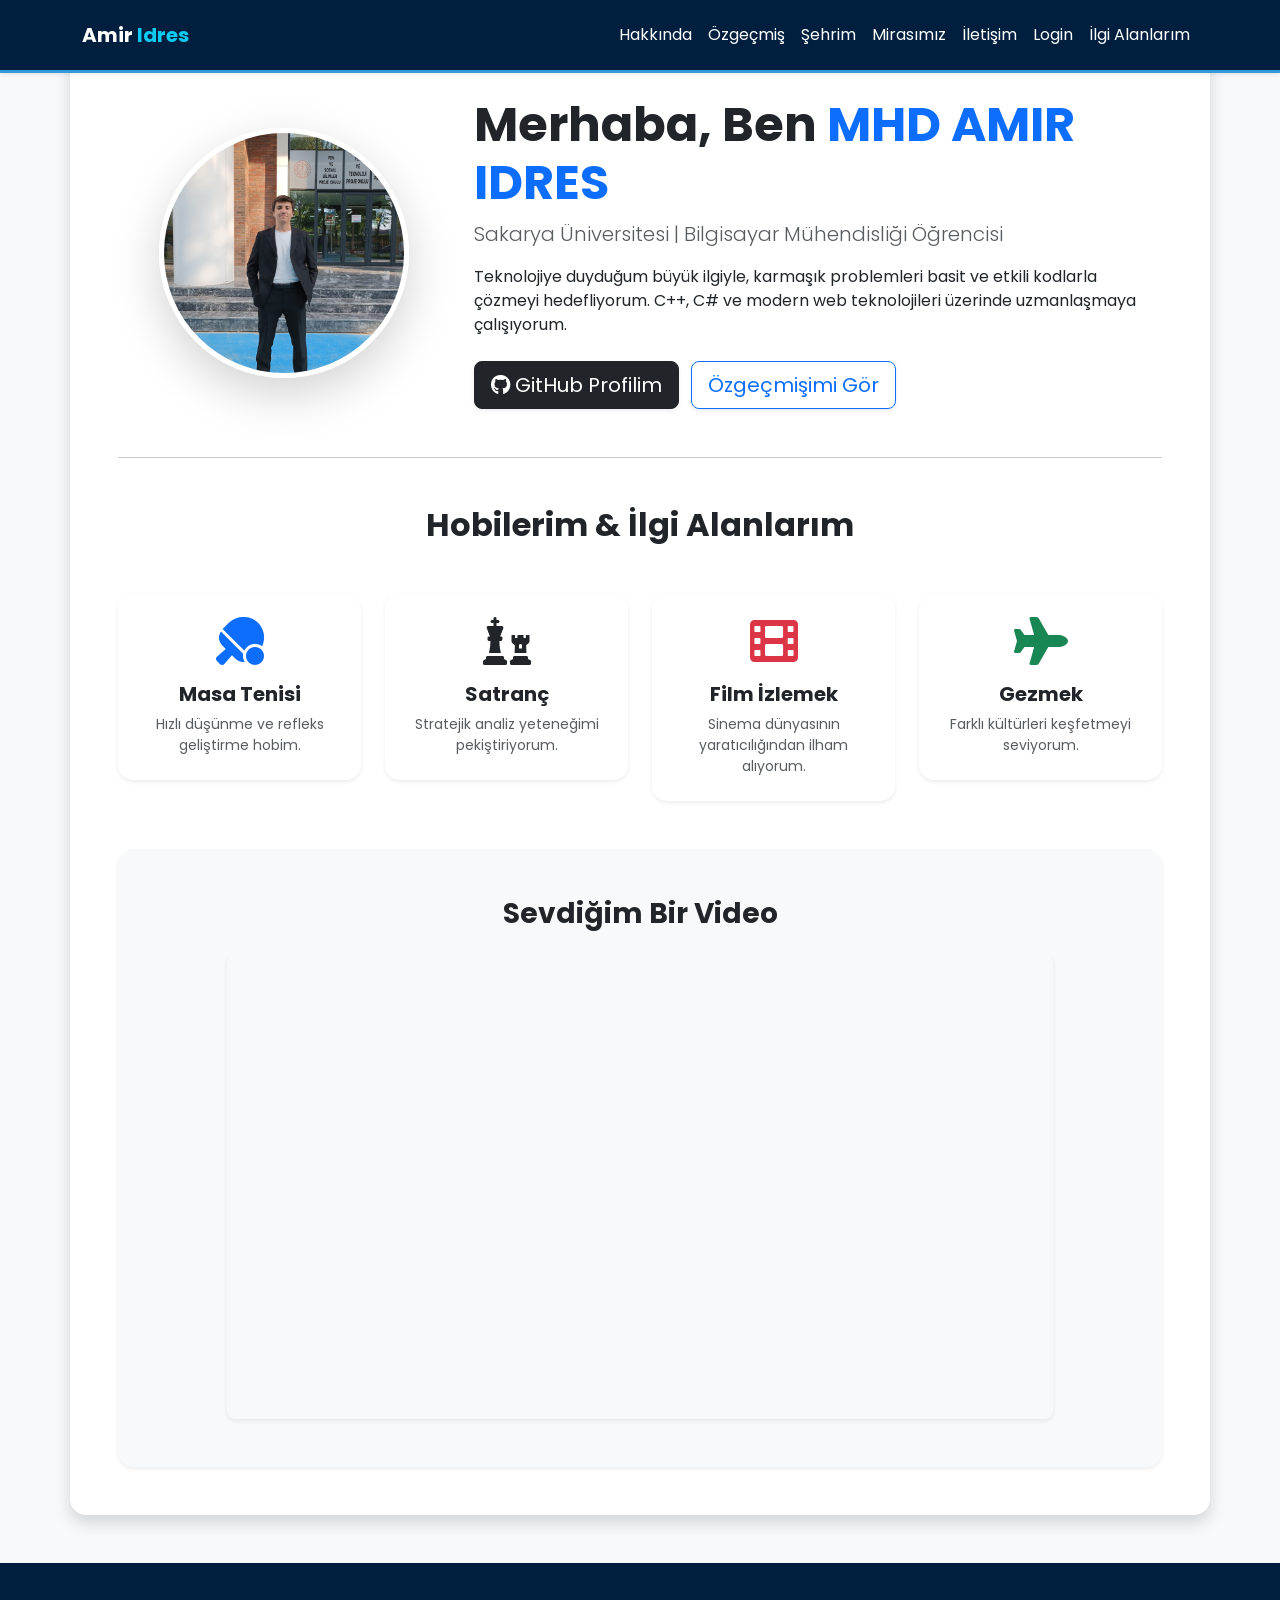
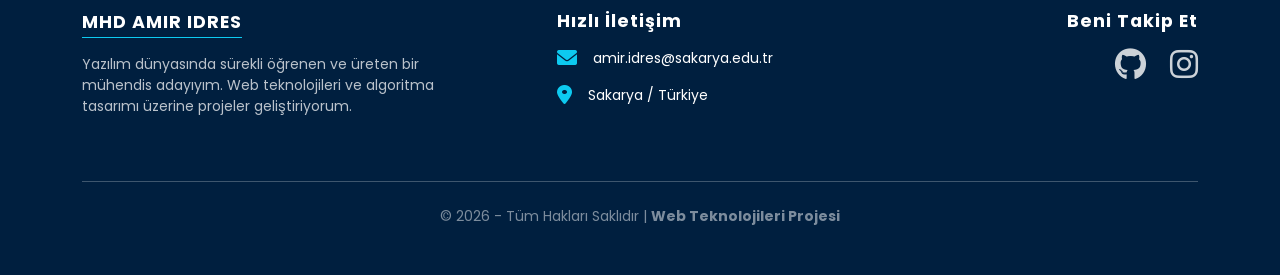
<file: index.html>
<!DOCTYPE html>
<html lang="tr">
<head>
    <meta charset="UTF-8">
    <meta name="viewport" content="width=device-width, initial-scale=1.0">
    <title>MHD AMIR IDRES - Hakkında</title>
    <link href="https://cdn.jsdelivr.net/npm/bootstrap@5.3.0/dist/css/bootstrap.min.css" rel="stylesheet">
    <link rel="stylesheet" href="style.css">
    <link rel="stylesheet" href="https://cdnjs.cloudflare.com/ajax/libs/font-awesome/6.0.0/css/all.min.css">
    <style>
        /* Sayfa Geneli */
        body { background-color: #f8f9fa; }
        .text-info-custom { color: #0dcaf0; }
        .bg-dark-blue { background-color: #001f3f; }

        /* Kartlara özel hover efekti */
        .hobi-link {
            text-decoration: none !important;
            color: inherit;
            display: block;
            transition: transform 0.3s ease;
        }
        .hobi-link:hover {
            transform: translateY(-10px);
        }
        .hobi-card {
            transition: all 0.3s ease;
            border-radius: 15px;
        }
        .hobi-link:hover .hobi-card {
            background-color: #ffffff;
            box-shadow: 0 10px 25px rgba(0,0,0,0.1) !important;
        }

        /* Footer Stilleri */
        .social-btn {
            transition: all 0.3s ease;
            opacity: 0.8;
        }
        .social-btn:hover {
            transform: translateY(-5px);
            opacity: 1;
            color: #0dcaf0 !important;
        }
        footer h5 {
            letter-spacing: 1px;
            font-size: 1.1rem;
        }
    </style>
</head>
<body>

    <nav class="navbar navbar-expand-lg navbar-dark bg-dark-blue shadow-sm">
        <div class="container">
            <a class="navbar-brand fw-bold" href="index.html">Amir <span class="text-info-custom">Idres</span></a>
            <button class="navbar-toggler" type="button" data-bs-toggle="collapse" data-bs-target="#navbarNav">
                <span class="navbar-toggler-icon"></span>
            </button>
            <div class="collapse navbar-collapse" id="navbarNav">
                <div class="navbar-nav ms-auto">
                    <a class="nav-link active" href="index.html">Hakkında</a>
                    <a class="nav-link" href="cv.html">Özgeçmiş</a>
                    <a class="nav-link" href="sehir.html">Şehrim</a>
                    <a class="nav-link" href="mirasimiz.html">Mirasımız</a>
                    <a class="nav-link" href="iletisim.html">İletişim</a>
                    <a class="nav-link" href="login.php">Login</a>
                    <a class="nav-link" href="ilgialanlarim.html">İlgi Alanlarım</a>
                </div>
            </div>
        </div>
    </nav>

    <main class="container shadow rounded-4 p-4 p-md-5 my-5 bg-white">
        <section class="row align-items-center mb-5">
            <div class="col-md-4 text-center">
                <img src="img/profil.jpg" class="img-fluid rounded-circle shadow-lg border border-5 border-white" alt="Amir Idres" style="width: 250px; height: 250px; object-fit: cover;">
            </div>
            <div class="col-md-8">
                <h1 class="display-5 fw-bold mt-3 mt-md-0">Merhaba, Ben <span class="text-primary">MHD AMIR IDRES</span></h1>
                <p class="lead text-muted">Sakarya Üniversitesi | Bilgisayar Mühendisliği Öğrencisi</p>
                <p>Teknolojiye duyduğum büyük ilgiyle, karmaşık problemleri basit ve etkili kodlarla çözmeyi hedefliyorum. C++, C# ve modern web teknolojileri üzerinde uzmanlaşmaya çalışıyorum.</p>
                
                <div class="mt-4">
                    <a href="https://github.com/emiridris" target="_blank" class="btn btn-dark btn-lg me-2 shadow-sm">
                        <i class="fab fa-github"></i> GitHub Profilim
                    </a>
                    <a href="cv.html" class="btn btn-outline-primary btn-lg shadow-sm">Özgeçmişimi Gör</a>
                </div>
            </div>
        </section>

        <hr class="my-5">

        <section>
            <h2 class="text-center mb-5 fw-bold">Hobilerim & İlgi Alanlarım</h2>
            <div class="row g-4 text-center">
                <div class="col-md-3">
                    <a href="https://tr.wikipedia.org/wiki/Masa_tenisi" target="_blank" class="hobi-link">
                        <div class="card h-100 border-0 shadow-sm p-4 hobi-card">
                            <div class="mb-3 text-primary"><i class="fas fa-table-tennis-paddle-ball fa-3x"></i></div>
                            <h5 class="fw-bold">Masa Tenisi</h5>
                            <p class="small text-muted mb-0">Hızlı düşünme ve refleks geliştirme hobim.</p>
                        </div>
                    </a>
                </div>
                <div class="col-md-3">
                    <a href="https://www.chess.com/tr" target="_blank" class="hobi-link">
                        <div class="card h-100 border-0 shadow-sm p-4 hobi-card">
                            <div class="mb-3 text-dark"><i class="fas fa-chess fa-3x"></i></div>
                            <h5 class="fw-bold">Satranç</h5>
                            <p class="small text-muted mb-0">Stratejik analiz yeteneğimi pekiştiriyorum.</p>
                        </div>
                    </a>
                </div>
                <div class="col-md-3">
                    <a href="https://www.imdb.com" target="_blank" class="hobi-link">
                        <div class="card h-100 border-0 shadow-sm p-4 hobi-card">
                            <div class="mb-3 text-danger"><i class="fas fa-film fa-3x"></i></div>
                            <h5 class="fw-bold">Film İzlemek</h5>
                            <p class="small text-muted mb-0">Sinema dünyasının yaratıcılığından ilham alıyorum.</p>
                        </div>
                    </a>
                </div>
                <div class="col-md-3">
                    <a href="sehir.html" class="hobi-link">
                        <div class="card h-100 border-0 shadow-sm p-4 hobi-card">
                            <div class="mb-3 text-success"><i class="fas fa-plane fa-3x"></i></div>
                            <h5 class="fw-bold">Gezmek</h5>
                            <p class="small text-muted mb-0">Farklı kültürleri keşfetmeyi seviyorum.</p>
                        </div>
                    </a>
                </div>
            </div>
        </section>

        <section class="py-5 bg-light rounded-4 px-4 mt-5 shadow-sm text-center">
            <h3 class="mb-4 fw-bold">Sevdiğim Bir Video</h3>
            <div class="row justify-content-center">
                <div class="col-lg-10">
                    <div class="ratio ratio-16x9 shadow-sm rounded-3 overflow-hidden">
                        <iframe src="https://www.youtube.com/embed/vOagWanl-Gw" title="YouTube video" allowfullscreen></iframe>
                    </div>
                </div>
            </div>
        </section>
    </main>

    <footer class="py-5 mt-auto bg-dark-blue text-white">
        <div class="container">
            <div class="row gy-4 align-items-start">
                
                <div class="col-lg-5 col-md-12 text-center text-lg-start">
                    <h5 class="fw-bold mb-3 border-bottom border-info d-inline-block pb-1">MHD AMIR IDRES</h5>
                    <p class="small text-light opacity-75 pe-lg-5">
                        Yazılım dünyasında sürekli öğrenen ve üreten bir mühendis adayıyım. 
                        Web teknolojileri ve algoritma tasarımı üzerine projeler geliştiriyorum.
                    </p>
                </div>

                <div class="col-lg-4 col-md-6 text-center text-lg-start">
                    <h5 class="fw-bold mb-3">Hızlı İletişim</h5>
                    <div class="d-flex flex-column gap-3 justify-content-center justify-content-lg-start">
                        <div class="d-flex align-items-center justify-content-center justify-content-lg-start">
                            <i class="fas fa-envelope text-info me-3 fs-5"></i>
                            <span class="small">amir.idres@sakarya.edu.tr</span>
                        </div>
                        <div class="d-flex align-items-center justify-content-center justify-content-lg-start">
                            <i class="fas fa-map-marker-alt text-info me-3 fs-5"></i>
                            <span class="small">Sakarya / Türkiye</span>
                        </div>
                    </div>
                </div>

                <div class="col-lg-3 col-md-6 text-center text-lg-end">
                    <h5 class="fw-bold mb-3">Beni Takip Et</h5>
                    <div class="d-flex justify-content-center justify-content-lg-end gap-4">
                        <a href="https://github.com/emiridris" target="_blank" class="text-white social-btn" title="GitHub">
                            <i class="fab fa-github fa-2x"></i>
                        </a>
                        <a href="https://www.instagram.com/emiridris54" target="_blank" class="text-white social-btn" title="Instagram">
                            <i class="fab fa-instagram fa-2x"></i>
                        </a>
                    </div>
                </div>
            </div>

            <hr class="mt-5 mb-4 border-light opacity-25">

            <div class="row">
                <div class="col-12 text-center">
                    <p class="mb-0 small text-light opacity-50">
                        &copy; 2026 - Tüm Hakları Saklıdır | <strong>Web Teknolojileri Projesi</strong>
                    </p>
                </div>
            </div>
        </div>
    </footer>

    <script src="https://cdn.jsdelivr.net/npm/bootstrap@5.3.0/dist/js/bootstrap.bundle.min.js"></script>
</body>
</html>
</file>
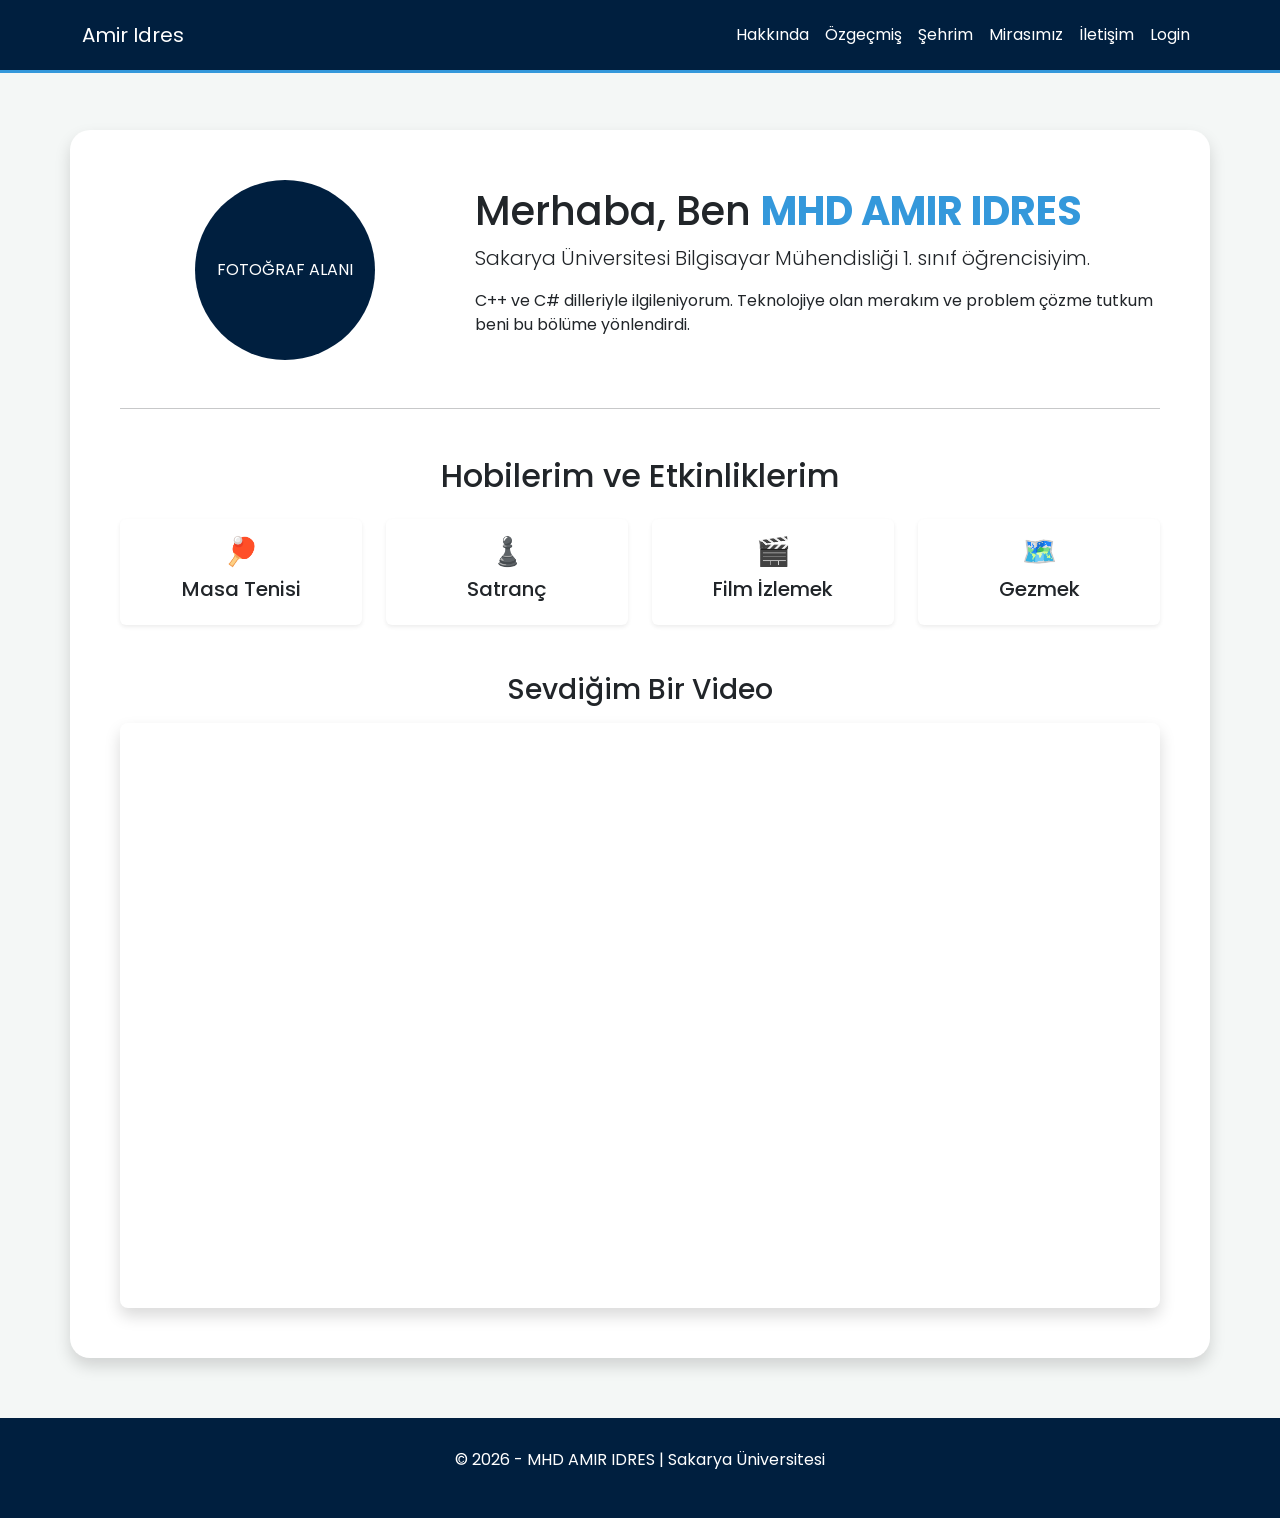
<file: web proje/index.html>
<!DOCTYPE html>
<html lang="tr">
<head>
    <meta charset="UTF-8">
    <meta name="viewport" content="width=device-width, initial-scale=1.0">
    <title>MHD AMIR IDRES - Hakkında</title>
    <link href="https://cdn.jsdelivr.net/npm/bootstrap@5.3.0/dist/css/bootstrap.min.css" rel="stylesheet">
    <link rel="stylesheet" href="style.css">
</head>
<body>

    <nav class="navbar navbar-expand-lg">
        <div class="container">
            <a class="navbar-brand" href="#">Amir Idres</a>
            <div class="navbar-nav">
                <a class="nav-link active" href="index.html">Hakkında</a>
                <a class="nav-link" href="cv.html">Özgeçmiş</a>
                <a class="nav-link" href="sehir.html">Şehrim</a>
                <a class="nav-link" href="mirasimiz.html">Mirasımız</a> <a class="nav-link" href="iletisim.html">İletişim</a>
                <a class="nav-link" href="login.php">Login</a>
            </div>
        </div>
    </nav>

    <div class="container main-content shadow">
        <div class="row align-items-center">
            <div class="col-md-4 text-center">
                <div class="profile-placeholder">
                    FOTOĞRAF ALANI
                </div>
            </div>
            <div class="col-md-8">
                <h1>Merhaba, Ben <span class="name-text">MHD AMIR IDRES</span></h1>
                <p class="lead">Sakarya Üniversitesi Bilgisayar Mühendisliği 1. sınıf öğrencisiyim.</p>
                <p>C++ ve C# dilleriyle ilgileniyorum. Teknolojiye olan merakım ve problem çözme tutkum beni bu bölüme yönlendirdi.</p>
            </div>
        </div>

        <hr class="my-5">

        <h2 class="text-center mb-4">Hobilerim ve Etkinliklerim</h2>
        <div class="row text-center">
            <div class="col-md-3">
                <div class="card p-3 shadow-sm h-100">
                    <h3>🏓</h3>
                    <h5>Masa Tenisi</h5>
                </div>
            </div>
            <div class="col-md-3">
                <div class="card p-3 shadow-sm h-100">
                    <h3>♟️</h3>
                    <h5>Satranç</h5>
                </div>
            </div>
            <div class="col-md-3">
                <div class="card p-3 shadow-sm h-100">
                    <h3>🎬</h3>
                    <h5>Film İzlemek</h5>
                </div>
            </div>
            <div class="col-md-3">
                <div class="card p-3 shadow-sm h-100">
                    <h3>🗺️</h3>
                    <h5>Gezmek</h5>
                </div>
            </div>
        </div>

        <div class="mt-5 text-center">
            <h3>Sevdiğim Bir Video</h3>
            <div class="ratio ratio-16x9 mt-3 shadow rounded-3 overflow-hidden">
               <iframe src="https://www.youtube.com/embed/vOagWanl-Gw" title="YouTube video" allowfullscreen></iframe>            </div>
        </div>
    </div>

    <footer>
        <p>&copy; 2026 - MHD AMIR IDRES | Sakarya Üniversitesi</p>
    </footer>

    <script src="https://cdn.jsdelivr.net/npm/bootstrap@5.3.0/dist/js/bootstrap.bundle.min.js"></script>
</body>
</html>
</file>
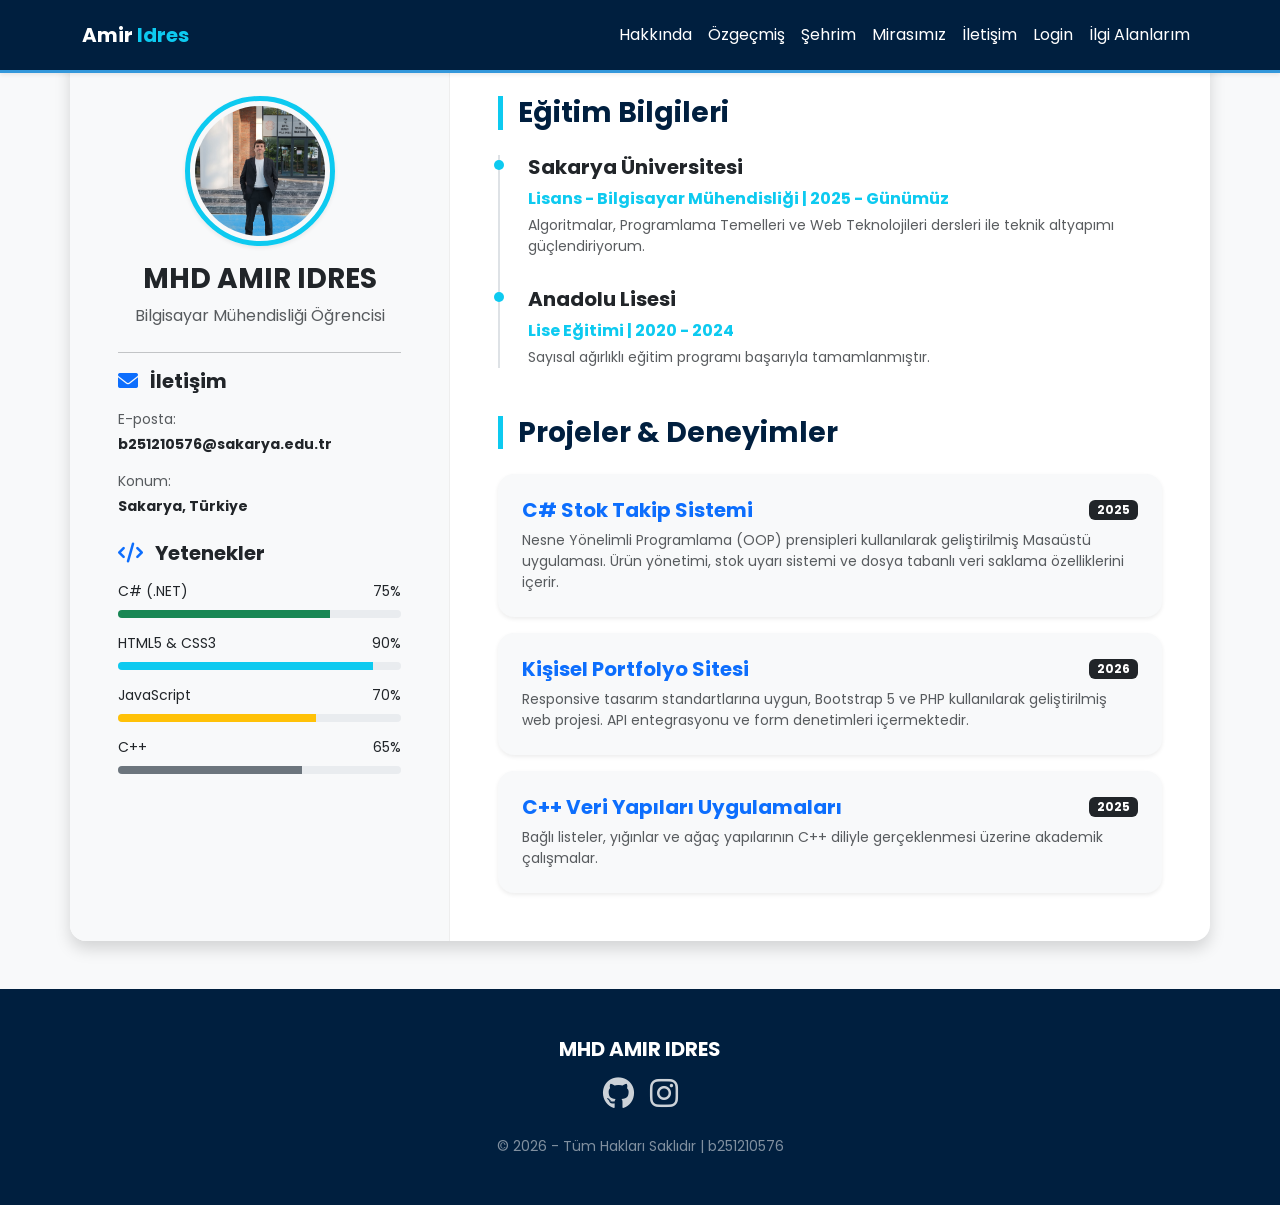
<file: cv.html>
<!DOCTYPE html>
<html lang="tr">
<head>
    <meta charset="UTF-8">
    <meta name="viewport" content="width=device-width, initial-scale=1.0">
    <title>MHD AMIR IDRES - Özgeçmiş</title>
    <link href="https://cdn.jsdelivr.net/npm/bootstrap@5.3.0/dist/css/bootstrap.min.css" rel="stylesheet">
    <link rel="stylesheet" href="style.css">
    <link rel="stylesheet" href="https://cdnjs.cloudflare.com/ajax/libs/font-awesome/6.0.0/css/all.min.css">
    <style>
        body { background-color: #f8f9fa; }
        .bg-dark-blue { background-color: #001f3f; }
        .text-info-custom { color: #0dcaf0; }

        /* CV Sidebar ve İçerik Stilleri */
        .cv-sidebar {
            background-color: #fff;
            border-right: 1px solid #eee;
        }
        
        .profile-img {
            width: 150px;
            height: 150px;
            object-fit: cover;
            border: 5px solid #0dcaf0;
            padding: 5px;
        }

        .section-title {
            border-left: 5px solid #0dcaf0;
            padding-left: 15px;
            margin-bottom: 25px;
            font-weight: 700;
            color: #001f3f;
        }

        /* Zaman Çizelgesi (Timeline) */
        .timeline {
            position: relative;
            padding-left: 30px;
        }
        .timeline::before {
            content: '';
            position: absolute;
            left: 0;
            top: 0;
            height: 100%;
            width: 2px;
            background: #dee2e6;
        }
        .timeline-item {
            position: relative;
            margin-bottom: 30px;
        }
        .timeline-item::after {
            content: '';
            position: absolute;
            left: -34px;
            top: 5px;
            width: 10px;
            height: 10px;
            border-radius: 50%;
            background: #0dcaf0;
        }

        .skill-bar { height: 8px; border-radius: 5px; margin-bottom: 15px;}
        
        .project-card {
            transition: transform 0.3s ease;
        }
        .project-card:hover {
            transform: scale(1.02);
        }

        footer .social-btn { transition: all 0.3s ease; opacity: 0.8; }
        footer .social-btn:hover { transform: translateY(-5px); opacity: 1; color: #0dcaf0 !important; }
    </style>
</head>
<body>

    <header>
        <nav class="navbar navbar-expand-lg navbar-dark bg-dark-blue shadow-sm mb-5">
            <div class="container">
                <a class="navbar-brand fw-bold" href="index.html">Amir <span class="text-info-custom">Idres</span></a>
                <button class="navbar-toggler" type="button" data-bs-toggle="collapse" data-bs-target="#navbarNav">
                    <span class="navbar-toggler-icon"></span>
                </button>
                <div class="collapse navbar-collapse" id="navbarNav">
                    <div class="navbar-nav ms-auto">
                        <a class="nav-link" href="index.html">Hakkında</a>
                        <a class="nav-link active" href="cv.html">Özgeçmiş</a>
                        <a class="nav-link" href="sehir.html">Şehrim</a>
                        <a class="nav-link" href="mirasimiz.html">Mirasımız</a>
                        <a class="nav-link" href="iletisim.html">İletişim</a>
                        <a class="nav-link" href="login.php">Login</a>
                        <a class="nav-link" href="ilgialanlarim.html">İlgi Alanlarım</a>
                    </div>
                </div>
            </div>
        </nav>
    </header>

    <main class="container shadow rounded-4 p-0 my-5 bg-white overflow-hidden">
        <div class="row g-0">
            <aside class="col-lg-4 p-4 p-md-5 cv-sidebar bg-light">
                <div class="text-center mb-4">
                    <img src="img/profil.jpg" class="profile-img rounded-circle mb-3 shadow-sm" alt="Profil Fotoğrafı" onerror="this.src='https://via.placeholder.com/150'">
                    <h3 class="fw-bold">MHD AMIR IDRES</h3>
                    <p class="text-muted">Bilgisayar Mühendisliği Öğrencisi</p>
                </div>

                <hr>

                <div class="mb-4">
                    <h5 class="fw-bold mb-3"><i class="fas fa-envelope me-2 text-primary"></i> İletişim</h5>
                    <p class="small mb-1 text-muted">E-posta:</p>
                    <p class="small fw-bold">b251210576@sakarya.edu.tr</p>
                    <p class="small mb-1 text-muted">Konum:</p>
                    <p class="small fw-bold">Sakarya, Türkiye</p>
                </div>

                <div class="mb-4">
                    <h5 class="fw-bold mb-3"><i class="fas fa-code me-2 text-primary"></i> Yetenekler</h5>
                    
                    <div class="mb-2 small d-flex justify-content-between"><span>C# (.NET)</span> <span>75%</span></div>
                    <div class="progress skill-bar"><div class="progress-bar bg-success" style="width: 75%"></div></div>

                    <div class="mb-2 small d-flex justify-content-between"><span>HTML5 & CSS3</span> <span>90%</span></div>
                    <div class="progress skill-bar"><div class="progress-bar bg-info" style="width: 90%"></div></div>

                    <div class="mb-2 small d-flex justify-content-between"><span>JavaScript</span> <span>70%</span></div>
                    <div class="progress skill-bar"><div class="progress-bar bg-warning" style="width: 70%"></div></div>

                    <div class="mb-2 small d-flex justify-content-between"><span>C++</span> <span>65%</span></div>
                    <div class="progress skill-bar"><div class="progress-bar bg-secondary" style="width: 65%"></div></div>
                </div>
            </aside>

            <div class="col-lg-8 p-4 p-md-5">
                
                <section class="mb-5">
                    <h3 class="section-title">Eğitim Bilgileri</h3>
                    <div class="timeline">
                        <article class="timeline-item">
                            <h5 class="fw-bold text-dark">Sakarya Üniversitesi</h5>
                            <p class="text-info-custom fw-bold mb-1">Lisans - Bilgisayar Mühendisliği | 2025 - Günümüz</p>
                            <p class="text-muted small">Algoritmalar, Programlama Temelleri ve Web Teknolojileri dersleri ile teknik altyapımı güçlendiriyorum.</p>
                        </article>
                        
                        <article class="timeline-item">
                            <h5 class="fw-bold text-dark">Anadolu Lisesi</h5>
                            <p class="text-info-custom fw-bold mb-1">Lise Eğitimi | 2020 - 2024</p>
                            <p class="text-muted small">Sayısal ağırlıklı eğitim programı başarıyla tamamlanmıştır.</p>
                        </article>
                    </div>
                </section>

                <section>
                    <h3 class="section-title">Projeler & Deneyimler</h3>
                    
                    <article class="card border-0 bg-light rounded-4 p-4 mb-3 project-card shadow-sm">
                        <div class="d-flex justify-content-between align-items-center mb-2">
                            <h5 class="fw-bold mb-0 text-primary">C# Stok Takip Sistemi</h5>
                            <span class="badge bg-dark">2025</span>
                        </div>
                        <p class="text-muted small mb-0">
                            Nesne Yönelimli Programlama (OOP) prensipleri kullanılarak geliştirilmiş Masaüstü uygulaması. 
                            Ürün yönetimi, stok uyarı sistemi ve dosya tabanlı veri saklama özelliklerini içerir.
                        </p>
                    </article>

                    <article class="card border-0 bg-light rounded-4 p-4 mb-3 project-card shadow-sm">
                        <div class="d-flex justify-content-between align-items-center mb-2">
                            <h5 class="fw-bold mb-0 text-primary">Kişisel Portfolyo Sitesi</h5>
                            <span class="badge bg-dark">2026</span>
                        </div>
                        <p class="text-muted small mb-0">
                            Responsive tasarım standartlarına uygun, Bootstrap 5 ve PHP kullanılarak geliştirilmiş web projesi. 
                            API entegrasyonu ve form denetimleri içermektedir.
                        </p>
                    </article>

                    <article class="card border-0 bg-light rounded-4 p-4 project-card shadow-sm">
                        <div class="d-flex justify-content-between align-items-center mb-2">
                            <h5 class="fw-bold mb-0 text-primary">C++ Veri Yapıları Uygulamaları</h5>
                            <span class="badge bg-dark">2025</span>
                        </div>
                        <p class="text-muted small mb-0">
                            Bağlı listeler, yığınlar ve ağaç yapılarının C++ diliyle gerçeklenmesi üzerine akademik çalışmalar.
                        </p>
                    </article>
                </section>
            </div>
        </div>
    </main>

    <footer class="py-5 bg-dark-blue text-white">
        <div class="container text-center">
            <h5 class="fw-bold mb-3">MHD AMIR IDRES</h5>
            <div class="d-flex justify-content-center gap-3 mb-4">
                <a href="https://github.com/emiridris" target="_blank" class="text-white social-btn"><i class="fab fa-github fa-2x"></i></a>
                <a href="https://www.instagram.com/emiridris54" target="_blank" class="text-white social-btn"><i class="fab fa-instagram fa-2x"></i></a>
            </div>
            <p class="small opacity-50 mb-0">&copy; 2026 - Tüm Hakları Saklıdır | b251210576</p>
        </div>
    </footer>

    <script src="https://cdn.jsdelivr.net/npm/bootstrap@5.3.0/dist/js/bootstrap.bundle.min.js"></script>
</body>
</html>
</file>
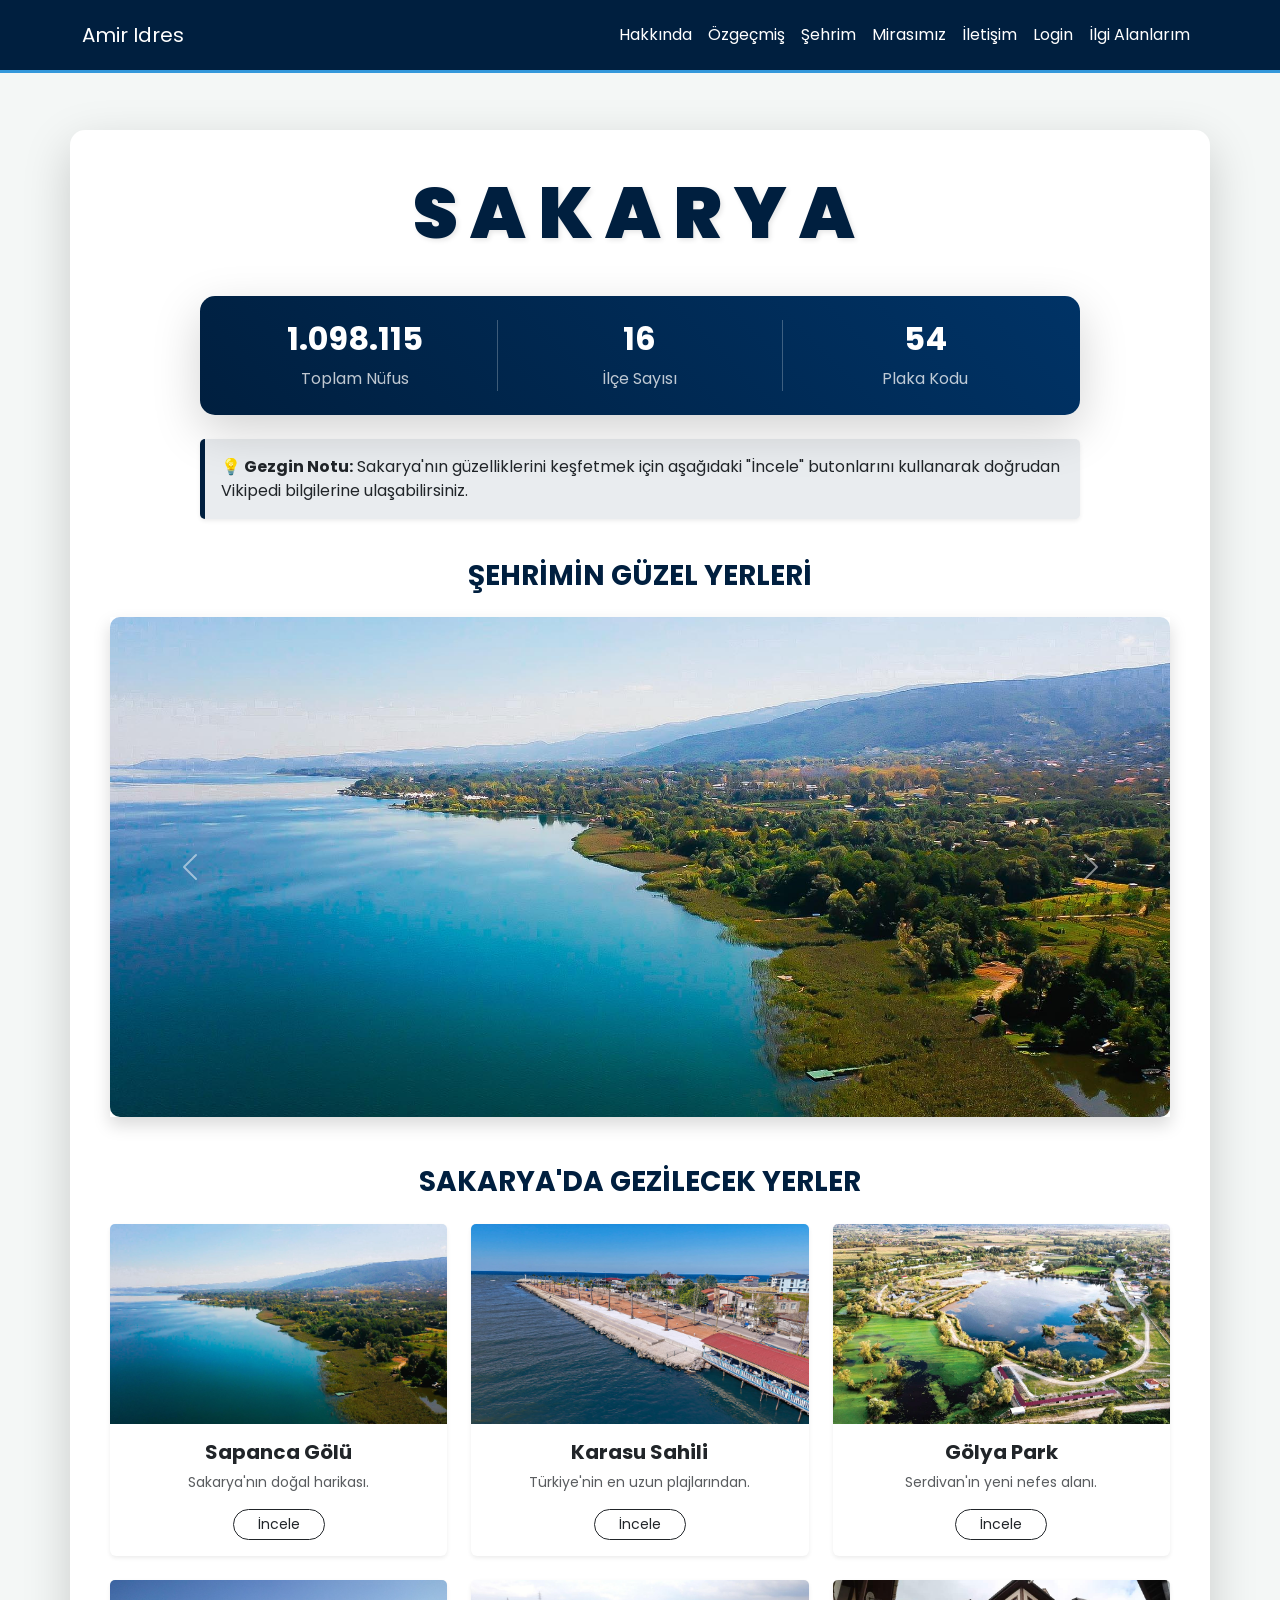
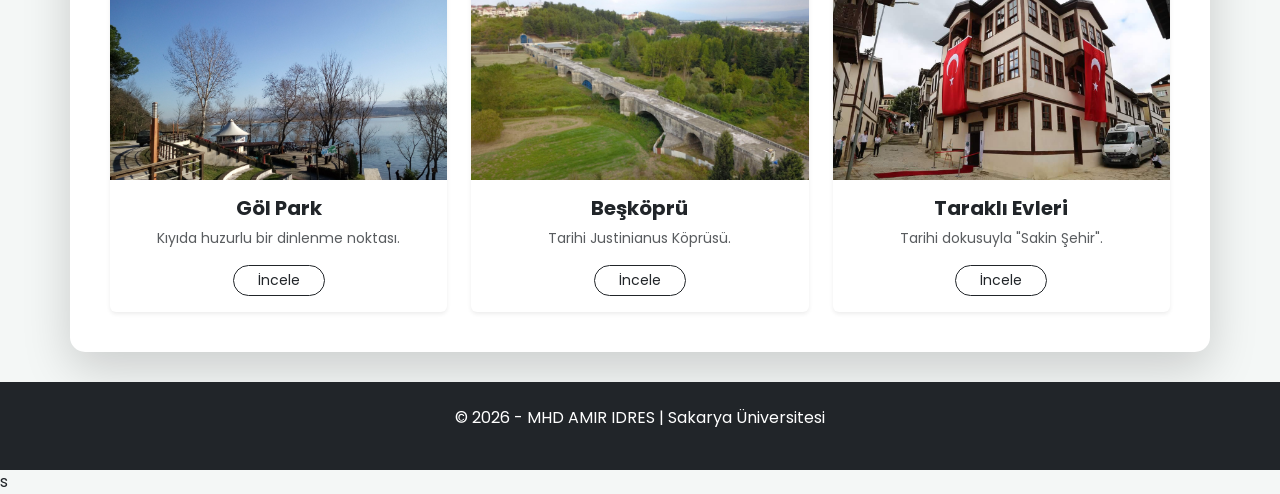
<file: sehir.html>
<!DOCTYPE html>
<html lang="tr">
<head>
    <meta charset="UTF-8">
    <meta name="viewport" content="width=device-width, initial-scale=1.0">
    <title>MHD AMIR IDRES - Şehrim Sakarya</title>
    <link href="https://cdn.jsdelivr.net/npm/bootstrap@5.3.0/dist/css/bootstrap.min.css" rel="stylesheet">
    <link rel="stylesheet" href="style.css">
    <style>
        body { background-color: #f4f7f6; }
        .main-content {
            padding: 40px;
            background: white;
            border-radius: 15px;
            margin-top: 30px;
            margin-bottom: 30px;
        }
        /* YENİ DEV BAŞLIK STİLİ */
        .ana-baslik {
            font-size: 4.5rem; /* Oldukça büyük boyut */
            font-weight: 900;
            color: #001f3f;
            text-transform: uppercase;
            letter-spacing: 12px;
            margin-bottom: 40px;
            text-shadow: 2px 2px 5px rgba(0,0,0,0.1);
        }
        .nufus-kart {
            background: linear-gradient(45deg, #001f3f, #003366);
            color: white;
            border: none;
            border-radius: 15px;
        }
        .sub-title {
            color: #001f3f;
            font-weight: bold;
            margin-top: 40px;
            margin-bottom: 25px;
            text-transform: uppercase;
            text-align: center;
        }
        .carousel-item img {
            height: 500px;
            object-fit: cover;
            border-radius: 10px;
        }
        .card {
            transition: transform 0.3s ease, box-shadow 0.3s ease;
            border: none;
        }
        .card:hover {
            transform: translateY(-10px);
            box-shadow: 0 10px 20px rgba(0,0,0,0.15) !important;
        }
        .card-img-top {
            height: 200px;
            object-fit: cover;
        }
        .gezgin-notu {
            background-color: #e9ecef;
            border-left: 5px solid #001f3f;
            border-radius: 5px;
        }
    </style>
</head>
<body>

    <nav class="navbar navbar-expand-lg navbar-dark bg-dark">
        <div class="container">
            <a class="navbar-brand" href="index.html">Amir Idres</a>
            <div class="navbar-nav ms-auto">
                <a class="nav-link" href="index.html">Hakkında</a>
                <a class="nav-link" href="cv.html">Özgeçmiş</a>
                <a class="nav-link active" href="sehir.html">Şehrim</a>
                <a class="nav-link" href="mirasimiz.html">Mirasımız</a>
                <a class="nav-link" href="iletisim.html">İletişim</a>
                <a class="nav-link" href="login.php">Login</a>
                <a class="nav-link" href="ilgialanlarim.html">İlgi Alanlarım</a>
            </div>
        </div>
    </nav>

    <div class="container main-content shadow-lg">
        <h1 class="text-center ana-baslik">SAKARYA</h1>

        <div class="row mb-4 justify-content-center">
            <div class="col-md-10">
                <div class="card nufus-kart shadow-lg p-4 text-center">
                    <div class="row">
                        <div class="col-md-4 mb-3 mb-md-0">
                            <h2 class="fw-bold">1.098.115</h2>
                            <p class="mb-0 opacity-75">Toplam Nüfus</p>
                        </div>
                        <div class="col-md-4 mb-3 mb-md-0 border-start border-end border-light border-opacity-25">
                            <h2 class="fw-bold">16</h2>
                            <p class="mb-0 opacity-75">İlçe Sayısı</p>
                        </div>
                        <div class="col-md-4">
                            <h2 class="fw-bold">54</h2>
                            <p class="mb-0 opacity-75">Plaka Kodu</p>
                        </div>
                    </div>
                </div>
            </div>
        </div>

        <div class="row justify-content-center mb-2">
            <div class="col-md-10">
                <div class="p-3 gezgin-notu shadow-sm">
                    <strong>💡 Gezgin Notu:</strong> Sakarya'nın güzelliklerini keşfetmek için aşağıdaki "İncele" butonlarını kullanarak doğrudan Vikipedi bilgilerine ulaşabilirsiniz.
                </div>
            </div>
        </div>

        <h3 class="sub-title">Şehrimin Güzel Yerleri</h3>

        <div id="sakaryaCarousel" class="carousel slide shadow mb-5" data-bs-ride="carousel">
            <div class="carousel-inner">
                <div class="carousel-item active"><img src="img/sapanca.jpg" class="d-block w-100" alt="Sapanca"></div>
                <div class="carousel-item"><img src="img/karasu.jpg" class="d-block w-100" alt="Karasu"></div>
                <div class="carousel-item"><img src="img/golyapark.jpg" class="d-block w-100" alt="Gölya Park"></div>
                <div class="carousel-item"><img src="img/golpark.jpg" class="d-block w-100" alt="Göl Park"></div>
                <div class="carousel-item"><img src="img/beskopru.jpg" class="d-block w-100" alt="Justinianus"></div>
                <div class="carousel-item"><img src="img/tarakli.jpg" class="d-block w-100" alt="Taraklı"></div>
            </div>
            <button class="carousel-control-prev" type="button" data-bs-target="#sakaryaCarousel" data-bs-slide="prev"><span class="carousel-control-prev-icon"></span></button>
            <button class="carousel-control-next" type="button" data-bs-target="#sakaryaCarousel" data-bs-slide="next"><span class="carousel-control-next-icon"></span></button>
        </div>

        <h3 class="sub-title">Sakarya'da Gezilecek Yerler</h3>

        <div class="row g-4">
            <div class="col-md-4">
                <div class="card h-100 shadow-sm text-center">
                    <img src="img/sapanca.jpg" class="card-img-top" alt="Sapanca">
                    <div class="card-body">
                        <h5 class="card-title fw-bold">Sapanca Gölü</h5>
                        <p class="card-text small text-muted">Sakarya'nın doğal harikası.</p>
                        <a href="https://tr.wikipedia.org/wiki/Sapanca_G%C3%B6l%C3%BC" target="_blank" class="btn btn-outline-dark btn-sm rounded-pill px-4">İncele</a>
                    </div>
                </div>
            </div>
            <div class="col-md-4">
                <div class="card h-100 shadow-sm text-center">
                    <img src="img/karasu.jpg" class="card-img-top" alt="Karasu">
                    <div class="card-body">
                        <h5 class="card-title fw-bold">Karasu Sahili</h5>
                        <p class="card-text small text-muted">Türkiye'nin en uzun plajlarından.</p>
                        <a href="https://tr.wikipedia.org/wiki/Karasu,_Sakarya" target="_blank" class="btn btn-outline-dark btn-sm rounded-pill px-4">İncele</a>
                    </div>
                </div>
            </div>
            <div class="col-md-4">
                <div class="card h-100 shadow-sm text-center">
                    <img src="img/golyapark.jpg" class="card-img-top" alt="Gölya">
                    <div class="card-body">
                        <h5 class="card-title fw-bold">Gölya Park</h5>
                        <p class="card-text small text-muted">Serdivan'ın yeni nefes alanı.</p>
                        <a href="https://tr.wikipedia.org/wiki/Serdivan" target="_blank" class="btn btn-outline-dark btn-sm rounded-pill px-4">İncele</a>
                    </div>
                </div>
            </div>
            <div class="col-md-4">
                <div class="card h-100 shadow-sm text-center">
                    <img src="img/golpark.jpg" class="card-img-top" alt="Göl Park">
                    <div class="card-body">
                        <h5 class="card-title fw-bold">Göl Park</h5>
                        <p class="card-text small text-muted">Kıyıda huzurlu bir dinlenme noktası.</p>
                        <a href="https://tr.wikipedia.org/wiki/Arifiye" target="_blank" class="btn btn-outline-dark btn-sm rounded-pill px-4">İncele</a>
                    </div>
                </div>
            </div>
            <div class="col-md-4">
                <div class="card h-100 shadow-sm text-center">
                    <img src="img/beskopru.jpg" class="card-img-top" alt="Justinianus">
                    <div class="card-body">
                        <h5 class="card-title fw-bold">Beşköprü</h5>
                        <p class="card-text small text-muted">Tarihi Justinianus Köprüsü.</p>
                        <a href="https://tr.wikipedia.org/wiki/Justinianus_K%C3%B6pr%C3%BCs%C3%BC" target="_blank" class="btn btn-outline-dark btn-sm rounded-pill px-4">İncele</a>
                    </div>
                </div>
            </div>
            <div class="col-md-4">
                <div class="card h-100 shadow-sm text-center">
                    <img src="img/tarakli.jpg" class="card-img-top" alt="Taraklı">
                    <div class="card-body">
                        <h5 class="card-title fw-bold">Taraklı Evleri</h5>
                        <p class="card-text small text-muted">Tarihi dokusuyla "Sakin Şehir".</p>
                        <a href="https://tr.wikipedia.org/wiki/Tarakl%C4%B1" target="_blank" class="btn btn-outline-dark btn-sm rounded-pill px-4">İncele</a>
                    </div>
                </div>
            </div>
        </div>
    </div>

    <footer class="text-center py-4 bg-dark text-white">
        <p>&copy; 2026 - MHD AMIR IDRES | Sakarya Üniversitesi</p>
    </footer>

    <script src="https://cdn.jsdelivr.net/npm/bootstrap@5.3.0/dist/js/bootstrap.bundle.min.js"></script>
</body>
</html>s
</file>
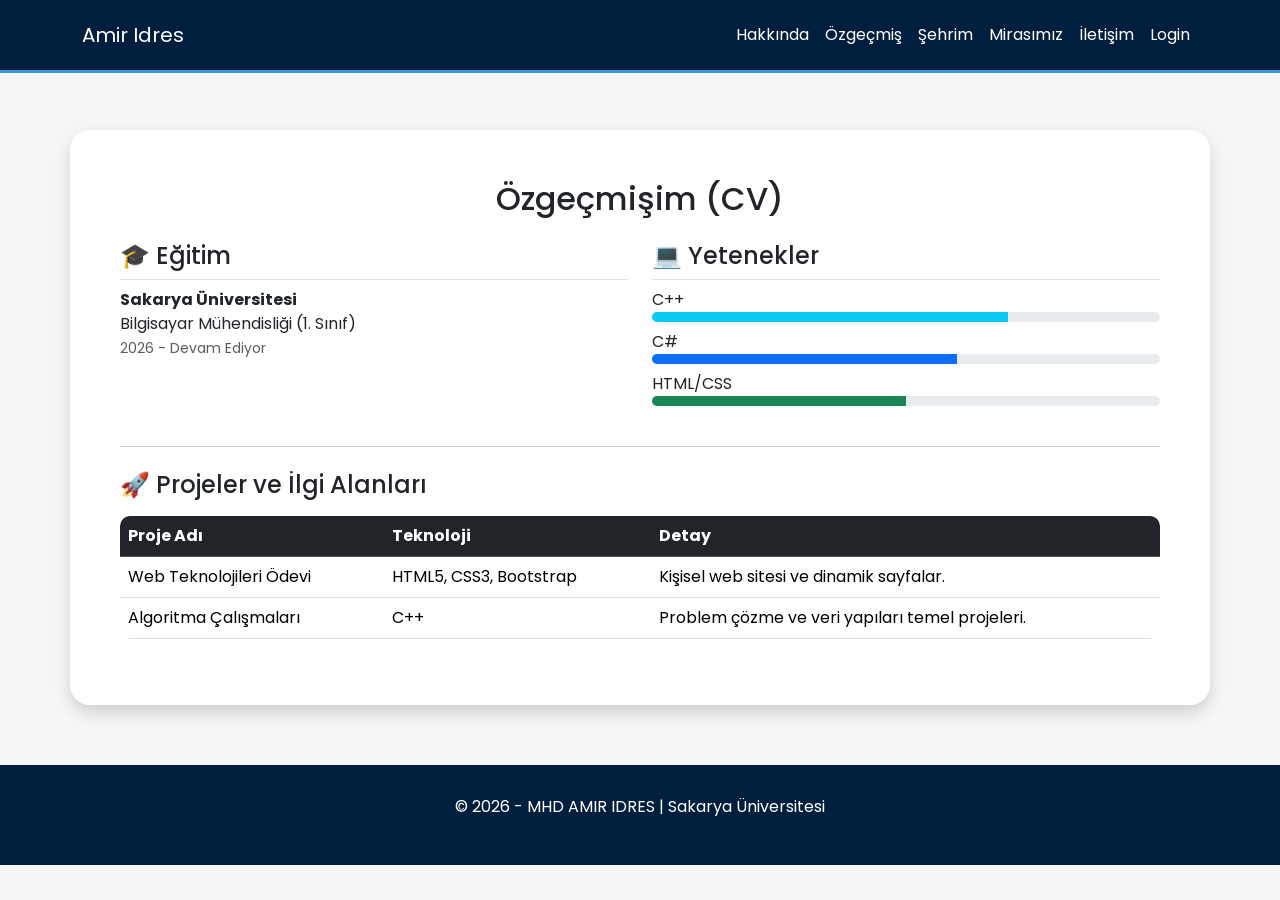
<file: web proje/cv.html>
<!DOCTYPE html>
<html lang="tr">
<head>
    <meta charset="UTF-8">
    <meta name="viewport" content="width=device-width, initial-scale=1.0">
    <title>MHD AMIR IDRES - Özgeçmiş</title>
    <link href="https://cdn.jsdelivr.net/npm/bootstrap@5.3.0/dist/css/bootstrap.min.css" rel="stylesheet">
    <link rel="stylesheet" href="style.css">
</head>
<body>

    <nav class="navbar navbar-expand-lg">
        <div class="container">
            <a class="navbar-brand" href="index.html">Amir Idres</a>
            <div class="navbar-nav">
                <a class="nav-link" href="index.html">Hakkında</a>
                <a class="nav-link active" href="cv.html">Özgeçmiş</a>
                <a class="nav-link" href="sehir.html">Şehrim</a>
                <a class="nav-link" href="mirasimiz.html">Mirasımız</a>
                <a class="nav-link" href="iletisim.html">İletişim</a>
                <a class="nav-link" href="login.php">Login</a>
            </div>
        </div>
    </nav>

    <div class="container main-content shadow">
        <h2 class="text-center mb-4">Özgeçmişim (CV)</h2>
        
        <div class="row">
            <div class="col-md-6">
                <h4 class="border-bottom pb-2">🎓 Eğitim</h4>
                <div class="mb-3">
                    <strong>Sakarya Üniversitesi</strong><br>
                    Bilgisayar Mühendisliği (1. Sınıf)<br>
                    <small class="text-muted">2026 - Devam Ediyor</small>
                </div>
            </div>

            <div class="col-md-6">
                <h4 class="border-bottom pb-2">💻 Yetenekler</h4>
                <ul class="list-unstyled">
                    <li>C++ <div class="progress mb-2"><div class="progress-bar bg-info" style="width: 70%"></div></div></li>
                    <li>C# <div class="progress mb-2"><div class="progress-bar bg-primary" style="width: 60%"></div></div></li>
                    <li>HTML/CSS <div class="progress mb-2"><div class="progress-bar bg-success" style="width: 50%"></div></div></li>
                </ul>
            </div>
        </div>

        <hr class="my-4">

        <h4 class="mb-3">🚀 Projeler ve İlgi Alanları</h4>
        <table class="table table-hover">
            <thead class="table-dark">
                <tr>
                    <th>Proje Adı</th>
                    <th>Teknoloji</th>
                    <th>Detay</th>
                </tr>
            </thead>
            <tbody>
                <tr>
                    <td>Web Teknolojileri Ödevi</td>
                    <td>HTML5, CSS3, Bootstrap</td>
                    <td>Kişisel web sitesi ve dinamik sayfalar.</td>
                </tr>
                <tr>
                    <td>Algoritma Çalışmaları</td>
                    <td>C++</td>
                    <td>Problem çözme ve veri yapıları temel projeleri.</td>
                </tr>
            </tbody>
        </table>
    </div>

    <footer>
        <p>&copy; 2026 - MHD AMIR IDRES | Sakarya Üniversitesi</p>
    </footer>

</body>
</html>
</file>
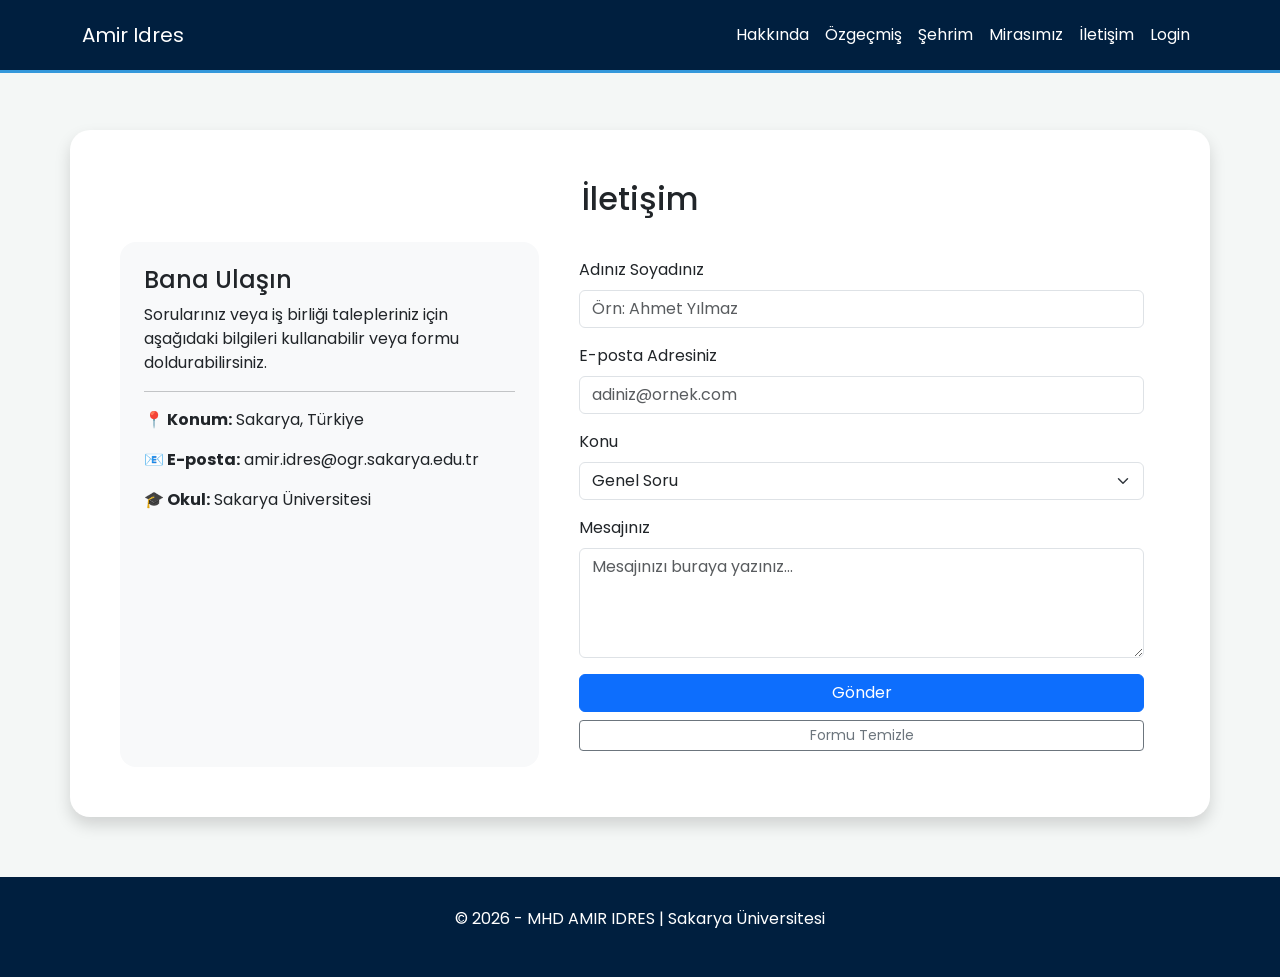
<file: web proje/iletisim.html>
<!DOCTYPE html>
<html lang="tr">
<head>
    <meta charset="UTF-8">
    <meta name="viewport" content="width=device-width, initial-scale=1.0">
    <title>MHD AMIR IDRES - İletişim</title>
    <link href="https://cdn.jsdelivr.net/npm/bootstrap@5.3.0/dist/css/bootstrap.min.css" rel="stylesheet">
    <link rel="stylesheet" href="style.css">
</head>
<body>

    <nav class="navbar navbar-expand-lg">
        <div class="container">
            <a class="navbar-brand" href="index.html">Amir Idres</a>
            <div class="navbar-nav">
                <a class="nav-link" href="index.html">Hakkında</a>
                <a class="nav-link" href="cv.html">Özgeçmiş</a>
                <a class="nav-link" href="sehir.html">Şehrim</a>
                <a class="nav-link" href="mirasimiz.html">Mirasımız</a>
                <a class="nav-link active" href="iletisim.html">İletişim</a>
                <a class="nav-link" href="login.php">Login</a>
            </div>
        </div>
    </nav>

    <div class="container main-content shadow">
        <h2 class="text-center mb-4">İletişim</h2>
        <div class="row">
            <div class="col-md-5">
                <div class="p-4 bg-light rounded-4 h-100">
                    <h4>Bana Ulaşın</h4>
                    <p>Sorularınız veya iş birliği talepleriniz için aşağıdaki bilgileri kullanabilir veya formu doldurabilirsiniz.</p>
                    <hr>
                    <p><strong>📍 Konum:</strong> Sakarya, Türkiye</p>
                    <p><strong>📧 E-posta:</strong> amir.idres@ogr.sakarya.edu.tr</p>
                    <p><strong>🎓 Okul:</strong> Sakarya Üniversitesi</p>
                </div>
            </div>
            <div class="col-md-7">
                <form action="gonder.php" method="POST" class="p-3">
                    <div class="mb-3">
                        <label class="form-label">Adınız Soyadınız</label>
                        <input type="text" name="ad_soyad" class="form-control" placeholder="Örn: Ahmet Yılmaz" required>
                    </div>
                    <div class="mb-3">
                        <label class="form-label">E-posta Adresiniz</label>
                        <input type="email" name="email" class="form-control" placeholder="adiniz@ornek.com" required>
                    </div>
                    <div class="mb-3">
                        <label class="form-label">Konu</label>
                        <select name="konu" class="form-select">
                            <option value="Genel">Genel Soru</option>
                            <option value="Odev">Ödev Hakkında</option>
                            <option value="Is">İş Birliği</option>
                        </select>
                    </div>
                    <div class="mb-3">
                        <label class="form-label">Mesajınız</label>
                        <textarea name="mesaj" class="form-control" rows="4" placeholder="Mesajınızı buraya yazınız..." required></textarea>
                    </div>
                    <div class="d-grid gap-2">
                        <button type="submit" class="btn btn-primary">Gönder</button>
                        <button type="reset" class="btn btn-outline-secondary btn-sm">Formu Temizle</button>
                    </div>
                </form>
            </div>
        </div>
    </div>

    <footer>
        <p>&copy; 2026 - MHD AMIR IDRES | Sakarya Üniversitesi</p>
    </footer>

</body>
</html>
</file>
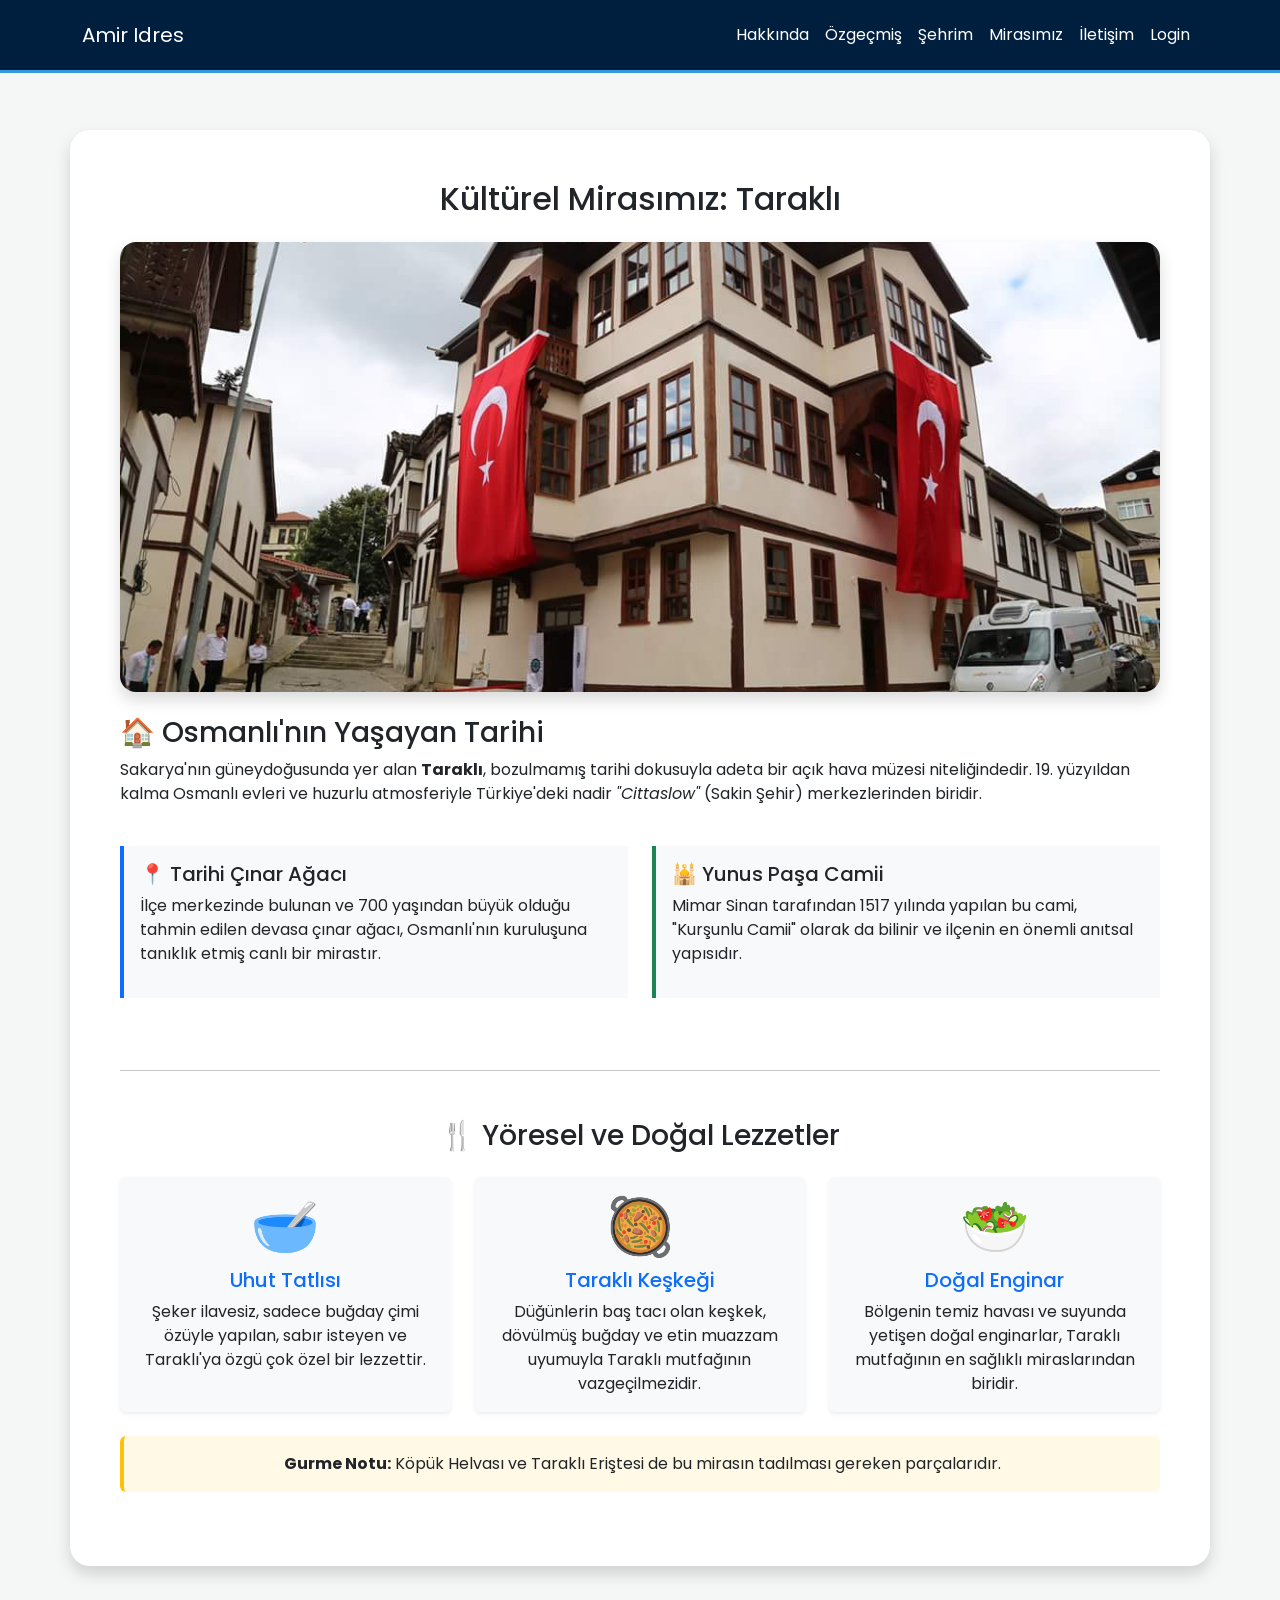
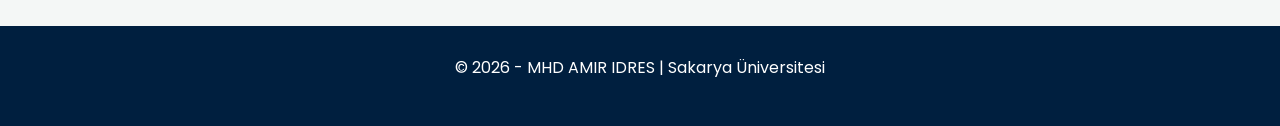
<file: web proje/mirasimiz.html>
<!DOCTYPE html>
<html lang="tr">
<head>
    <meta charset="UTF-8">
    <meta name="viewport" content="width=device-width, initial-scale=1.0">
    <title>MHD AMIR IDRES - Mirasımız</title>
    <link href="https://cdn.jsdelivr.net/npm/bootstrap@5.3.0/dist/css/bootstrap.min.css" rel="stylesheet">
    <link rel="stylesheet" href="style.css">
</head>
<body>

    <nav class="navbar navbar-expand-lg">
        <div class="container">
            <a class="navbar-brand" href="index.html">Amir Idres</a>
            <div class="navbar-nav">
                <a class="nav-link" href="index.html">Hakkında</a>
                <a class="nav-link" href="cv.html">Özgeçmiş</a>
                <a class="nav-link" href="sehir.html">Şehrim</a>
                <a class="nav-link active" href="mirasimiz.html">Mirasımız</a>
                <a class="nav-link" href="iletisim.html">İletişim</a>
                <a class="nav-link" href="login.php">Login</a>
            </div>
        </div>
    </nav>

    <div class="container main-content shadow">
        <div class="row">
            <div class="col-12 text-center">
                <h2 class="mb-4">Kültürel Mirasımız: Taraklı</h2>
                <img src="img/tarakli.jpg" class="img-fluid rounded-4 shadow mb-4" alt="Taraklı Evleri" style="width: 100%; height: 450px; object-fit: cover;">
            </div>
        </div>

        <div class="row">
            <div class="col-md-12">
                <h3>🏠 Osmanlı'nın Yaşayan Tarihi</h3>
                <p>Sakarya'nın güneydoğusunda yer alan <strong>Taraklı</strong>, bozulmamış tarihi dokusuyla adeta bir açık hava müzesi niteliğindedir. 19. yüzyıldan kalma Osmanlı evleri ve huzurlu atmosferiyle Türkiye'deki nadir <em>"Cittaslow"</em> (Sakin Şehir) merkezlerinden biridir.</p>
            </div>
        </div>

        <div class="row mt-4">
            <div class="col-md-6 mb-4">
                <div class="p-3 border-start border-primary border-4 bg-light h-100">
                    <h5>📍 Tarihi Çınar Ağacı</h5>
                    <p>İlçe merkezinde bulunan ve 700 yaşından büyük olduğu tahmin edilen devasa çınar ağacı, Osmanlı'nın kuruluşuna tanıklık etmiş canlı bir mirastır.</p>
                </div>
            </div>
            <div class="col-md-6 mb-4">
                <div class="p-3 border-start border-success border-4 bg-light h-100">
                    <h5>🕌 Yunus Paşa Camii</h5>
                    <p>Mimar Sinan tarafından 1517 yılında yapılan bu cami, "Kurşunlu Camii" olarak da bilinir ve ilçenin en önemli anıtsal yapısıdır.</p>
                </div>
            </div>
        </div>

        <hr class="my-5">

        <h3 class="mb-4 text-center">🍴 Yöresel ve Doğal Lezzetler</h3>
        <div class="row g-4 mb-4">
            <div class="col-md-4">
                <div class="card border-0 bg-light shadow-sm h-100">
                    <div class="card-body text-center">
                        <h1 class="display-4">🥣</h1>
                        <h5 class="card-title text-primary">Uhut Tatlısı</h5>
                        <p class="card-text">Şeker ilavesiz, sadece buğday çimi özüyle yapılan, sabır isteyen ve Taraklı'ya özgü çok özel bir lezzettir.</p>
                    </div>
                </div>
            </div>
            <div class="col-md-4">
                <div class="card border-0 bg-light shadow-sm h-100">
                    <div class="card-body text-center">
                        <h1 class="display-4">🥘</h1>
                        <h5 class="card-title text-primary">Taraklı Keşkeği</h5>
                        <p class="card-text">Düğünlerin baş tacı olan keşkek, dövülmüş buğday ve etin muazzam uyumuyla Taraklı mutfağının vazgeçilmezidir.</p>
                    </div>
                </div>
            </div>
            <div class="col-md-4">
                <div class="card border-0 bg-light shadow-sm h-100">
                    <div class="card-body text-center">
                        <h1 class="display-4">🥗</h1>
                        <h5 class="card-title text-primary">Doğal Enginar</h5>
                        <p class="card-text">Bölgenin temiz havası ve suyunda yetişen doğal enginarlar, Taraklı mutfağının en sağlıklı miraslarından biridir.</p>
                    </div>
                </div>
            </div>
        </div>

        <div class="p-3 bg-warning bg-opacity-10 rounded border-start border-warning border-4 mb-4 text-center">
            <strong>Gurme Notu:</strong> Köpük Helvası ve Taraklı Eriştesi de bu mirasın tadılması gereken parçalarıdır.
        </div>
    </div>

    <footer class="text-center mt-5">
        <p>&copy; 2026 - MHD AMIR IDRES | Sakarya Üniversitesi</p>
    </footer>

    <script src="https://cdn.jsdelivr.net/npm/bootstrap@5.3.0/dist/js/bootstrap.bundle.min.js"></script>
</body>
</html>
</file>
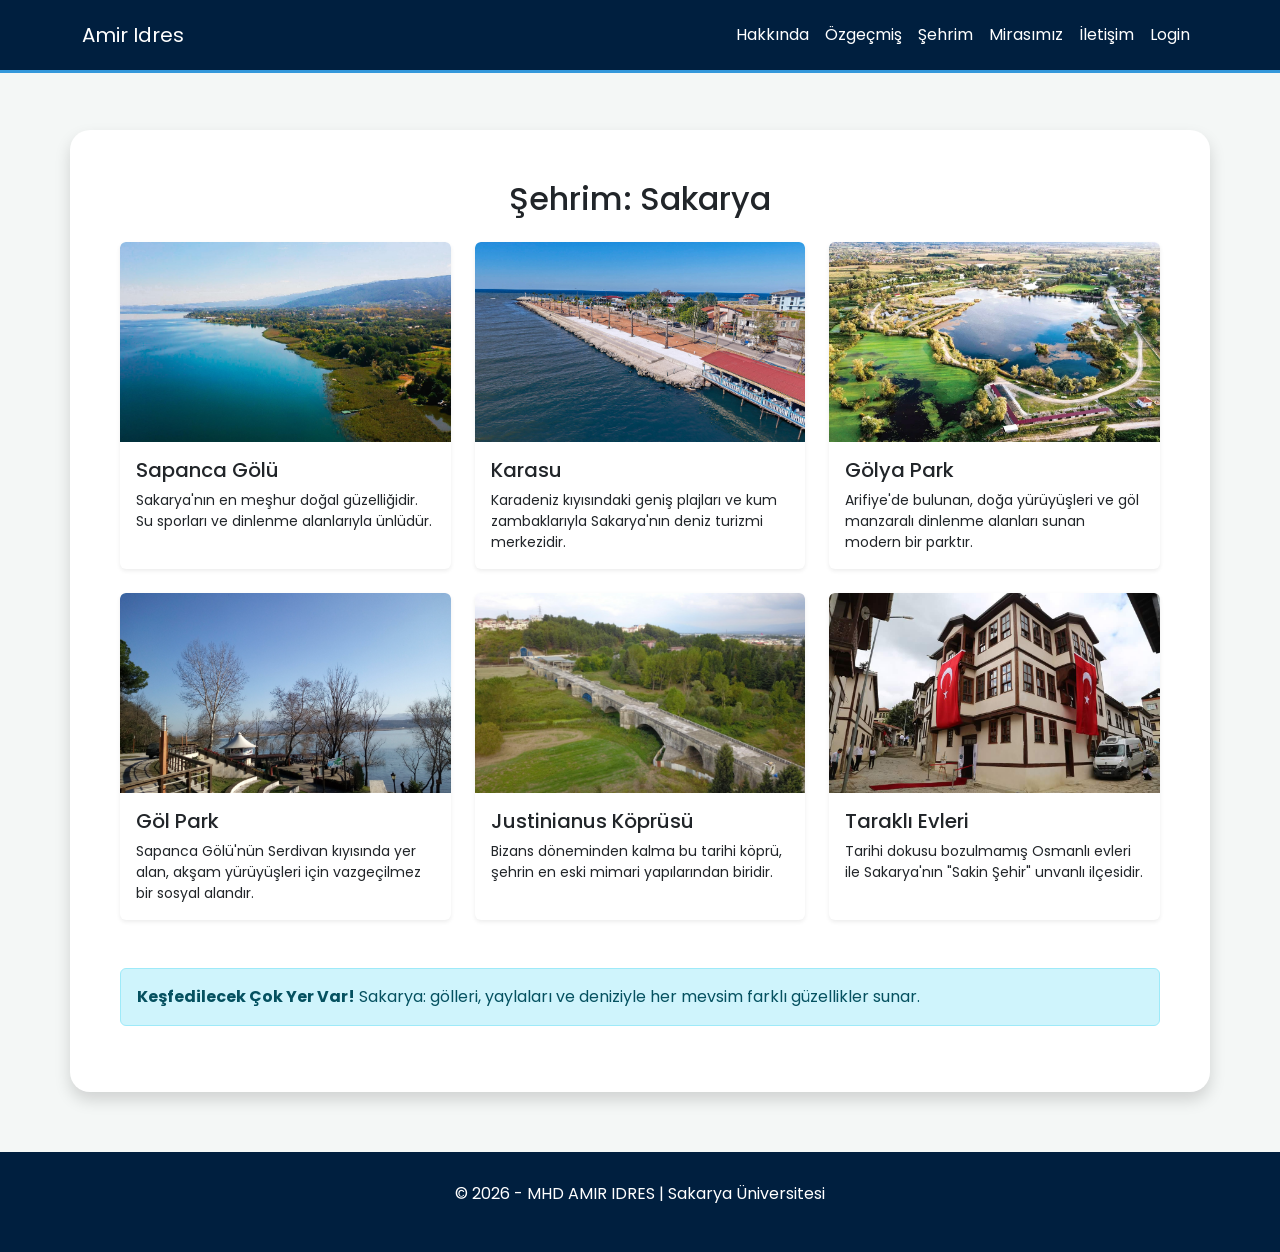
<file: web proje/sehir.html>
<!DOCTYPE html>
<html lang="tr">
<head>
    <meta charset="UTF-8">
    <meta name="viewport" content="width=device-width, initial-scale=1.0">
    <title>MHD AMIR IDRES - Şehrim Sakarya</title>
    <link href="https://cdn.jsdelivr.net/npm/bootstrap@5.3.0/dist/css/bootstrap.min.css" rel="stylesheet">
    <link rel="stylesheet" href="style.css">
    <style>
        /* Sadece bu sayfaya özel, kart resimlerinin boyunu sabitlemek için */
        .card-img-top {
            height: 200px;
            object-fit: cover; /* Resmi sığdırmak için keser, esnetmez */
        }
    </style>
</head>
<body>

    <nav class="navbar navbar-expand-lg">
        <div class="container">
            <a class="navbar-brand" href="index.html">Amir Idres</a>
            <div class="navbar-nav">
                <a class="nav-link" href="index.html">Hakkında</a>
                <a class="nav-link" href="cv.html">Özgeçmiş</a>
                <a class="nav-link active" href="sehir.html">Şehrim</a>
                <a class="nav-link" href="mirasimiz.html">Mirasımız</a>
                <a class="nav-link" href="iletisim.html">İletişim</a>
                <a class="nav-link" href="login.php">Login</a>
            </div>
        </div>
    </nav>

    <div class="container main-content shadow">
        <h2 class="text-center mb-4">Şehrim: Sakarya</h2>
        
        <div class="row g-4">
            <div class="col-md-4">
                <div class="card h-100 shadow-sm border-0 overflow-hidden">
                    <img src="img/sapanca.jpg" class="card-img-top" alt="Sapanca Gölü">
                    <div class="card-body">
                        <h5 class="card-title">Sapanca Gölü</h5>
                        <p class="card-text small">Sakarya'nın en meşhur doğal güzelliğidir. Su sporları ve dinlenme alanlarıyla ünlüdür.</p>
                    </div>
                </div>
            </div>

            <div class="col-md-4">
                <div class="card h-100 shadow-sm border-0 overflow-hidden">
                    <img src="img/karasu.jpg" class="card-img-top" alt="Karasu Plajı">
                    <div class="card-body">
                        <h5 class="card-title">Karasu</h5>
                        <p class="card-text small">Karadeniz kıyısındaki geniş plajları ve kum zambaklarıyla Sakarya'nın deniz turizmi merkezidir.</p>
                    </div>
                </div>
            </div>

            <div class="col-md-4">
                <div class="card h-100 shadow-sm border-0 overflow-hidden">
                    <img src="img/golyapark.jpg" class="card-img-top" alt="Gölya Park">
                    <div class="card-body">
                        <h5 class="card-title">Gölya Park</h5>
                        <p class="card-text small">Arifiye'de bulunan, doğa yürüyüşleri ve göl manzaralı dinlenme alanları sunan modern bir parktır.</p>
                    </div>
                </div>
            </div>

            <div class="col-md-4">
                <div class="card h-100 shadow-sm border-0 overflow-hidden">
                    <img src="img/golpark.jpg" class="card-img-top" alt="Serdivan Göl Park">
                    <div class="card-body">
                        <h5 class="card-title">Göl Park</h5>
                        <p class="card-text small">Sapanca Gölü'nün Serdivan kıyısında yer alan, akşam yürüyüşleri için vazgeçilmez bir sosyal alandır.</p>
                    </div>
                </div>
            </div>

            <div class="col-md-4">
                <div class="card h-100 shadow-sm border-0 overflow-hidden">
                    <img src="img/beskopru.jpg" class="card-img-top" alt="Justinianus Köprüsü">
                    <div class="card-body">
                        <h5 class="card-title">Justinianus Köprüsü</h5>
                        <p class="card-text small">Bizans döneminden kalma bu tarihi köprü, şehrin en eski mimari yapılarından biridir.</p>
                    </div>
                </div>
            </div>

            <div class="col-md-4">
                <div class="card h-100 shadow-sm border-0 overflow-hidden">
                    <img src="img/tarakli.jpg" class="card-img-top" alt="Taraklı Tarihi Evleri">
                    <div class="card-body">
                        <h5 class="card-title">Taraklı Evleri</h5>
                        <p class="card-text small">Tarihi dokusu bozulmamış Osmanlı evleri ile Sakarya'nın "Sakin Şehir" unvanlı ilçesidir.</p>
                    </div>
                </div>
            </div>
        </div>

        <div class="alert alert-info mt-5">
            <strong>Keşfedilecek Çok Yer Var!</strong> Sakarya: gölleri, yaylaları ve deniziyle her mevsim farklı güzellikler sunar.
        </div>
    </div>

    <footer>
        <p>&copy; 2026 - MHD AMIR IDRES | Sakarya Üniversitesi</p>
    </footer>

    <script src="https://cdn.jsdelivr.net/npm/bootstrap@5.3.0/dist/js/bootstrap.bundle.min.js"></script>
</body>
</html>
</file>
<file: style.css>
@import url('https://fonts.googleapis.com/css2?family=Poppins:wght@300;400;600;700&display=swap');

body {
    background-color: #f4f7f6;
    font-family: 'Poppins', sans-serif;
    margin: 0;
}

/* NAVBAR AYARLARI */
.navbar {
    background-color: #001f3f !important;
    position: fixed !important;
    top: 0;
    width: 100%;
    z-index: 10000 !important;
    padding: 15px 0;
    border-bottom: 3px solid #3498db;
}

.navbar-brand, .nav-link {
    color: white !important;
}

.name-text {
    color: #3498db;
    font-weight: 700;
}

/* ANA KUTU HİZALAMASI (Yazıları Menüden Kurtaran Kısım) */
.main-content {
    background: white;
    padding: 50px;
    border-radius: 20px;
    margin-top: 130px !important; /* Boşluğu biraz daha artırdım */
    margin-bottom: 60px;
}

.card {
    border: none;
    transition: 0.3s;
}

.card:hover {
    transform: translateY(-10px);
    background-color: #f1f4f9;
}

.profile-placeholder {
    width: 180px;
    height: 180px;
    background: #001f3f;
    color: white;
    border-radius: 50%;
    display: flex;
    align-items: center;
    justify-content: center;
    margin: 0 auto;
}

footer {
    background-color: #001f3f;
    color: white;
    padding: 30px 0;
    text-align: center;
} 
/* Progress Bar Ayarları */
.progress {
    height: 10px;
    border-radius: 5px;
}

.table {
    border-radius: 10px;
    overflow: hidden;
}
</file>
<file: web proje/style.css>
@import url('https://fonts.googleapis.com/css2?family=Poppins:wght@300;400;600;700&display=swap');

body {
    background-color: #f4f7f6;
    font-family: 'Poppins', sans-serif;
    margin: 0;
}

/* NAVBAR AYARLARI */
.navbar {
    background-color: #001f3f !important;
    position: fixed !important;
    top: 0;
    width: 100%;
    z-index: 10000 !important;
    padding: 15px 0;
    border-bottom: 3px solid #3498db;
}

.navbar-brand, .nav-link {
    color: white !important;
}

.name-text {
    color: #3498db;
    font-weight: 700;
}

/* ANA KUTU HİZALAMASI (Yazıları Menüden Kurtaran Kısım) */
.main-content {
    background: white;
    padding: 50px;
    border-radius: 20px;
    margin-top: 130px !important; /* Boşluğu biraz daha artırdım */
    margin-bottom: 60px;
}

.card {
    border: none;
    transition: 0.3s;
}

.card:hover {
    transform: translateY(-10px);
    background-color: #f1f4f9;
}

.profile-placeholder {
    width: 180px;
    height: 180px;
    background: #001f3f;
    color: white;
    border-radius: 50%;
    display: flex;
    align-items: center;
    justify-content: center;
    margin: 0 auto;
}

footer {
    background-color: #001f3f;
    color: white;
    padding: 30px 0;
    text-align: center;
} 
/* Progress Bar Ayarları */
.progress {
    height: 10px;
    border-radius: 5px;
}

.table {
    border-radius: 10px;
    overflow: hidden;
}
</file>
